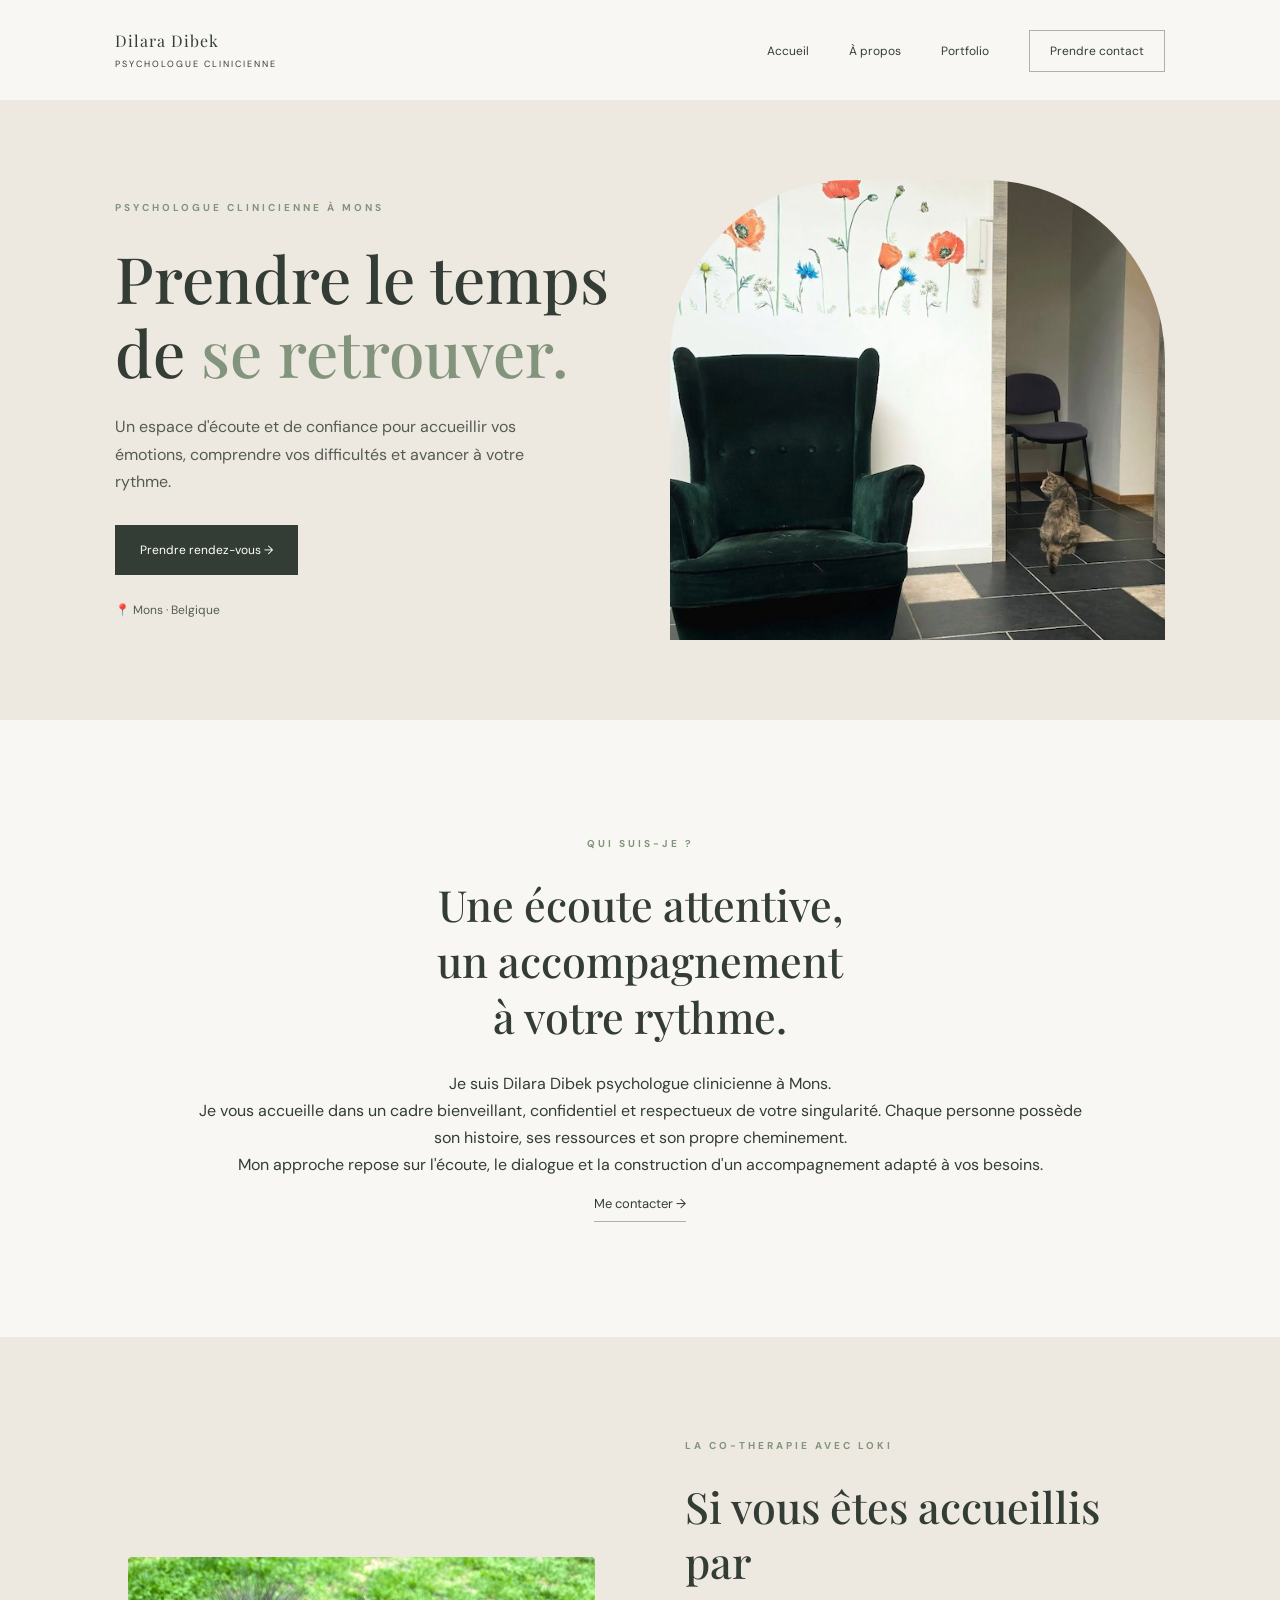
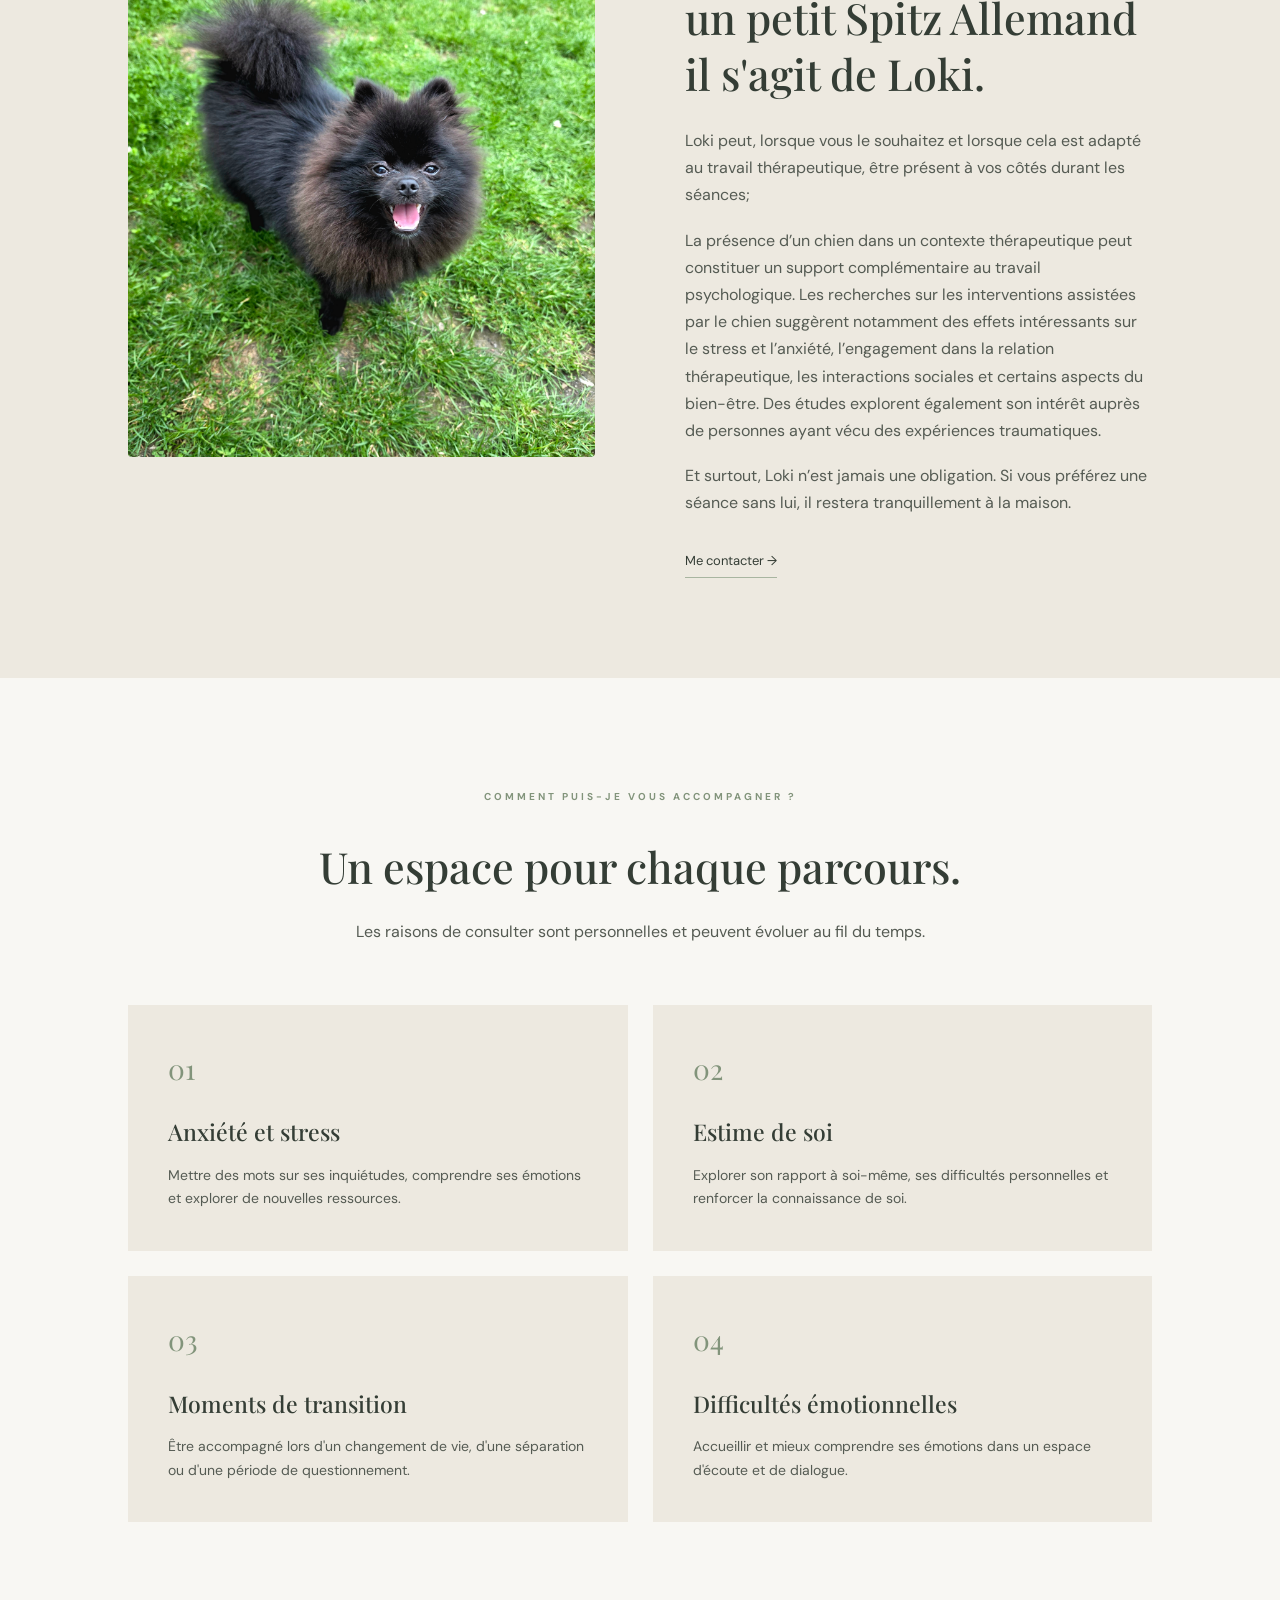
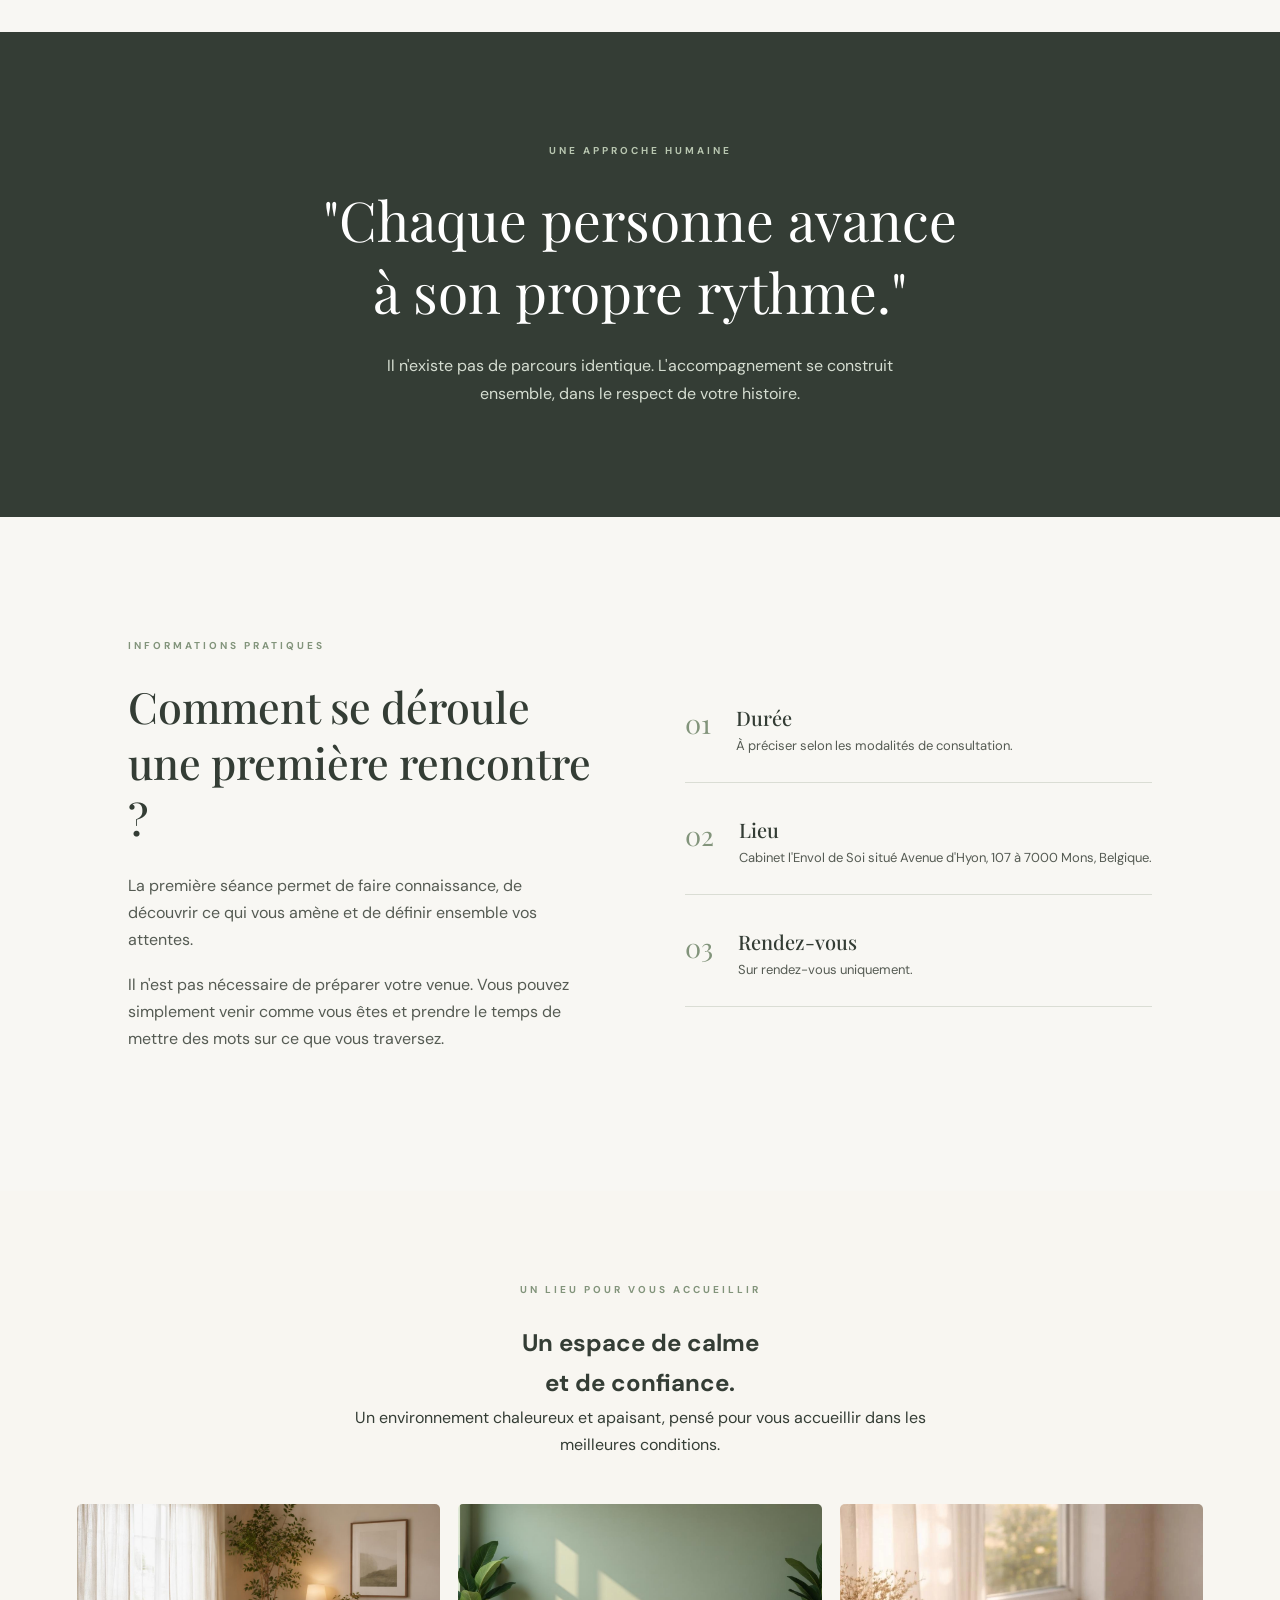
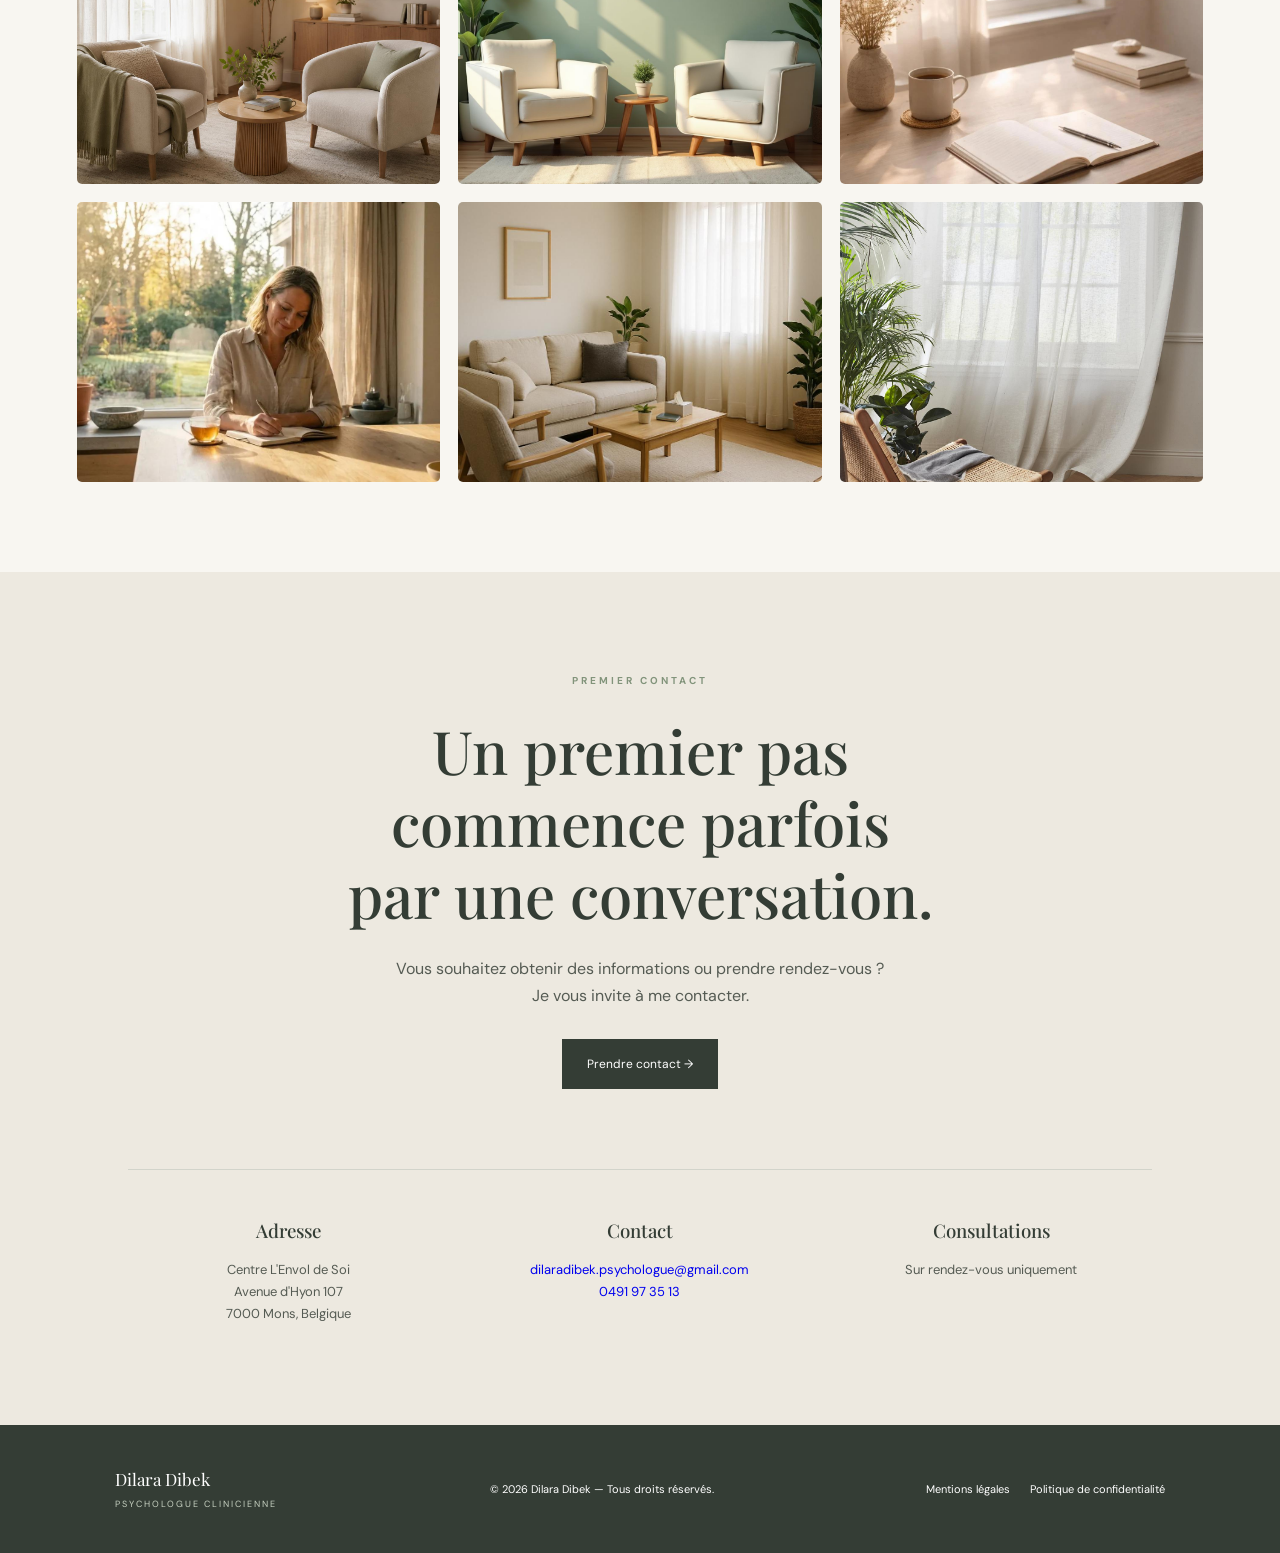
<file: index.html>
<!DOCTYPE html>
<html lang="fr">
<head>
    <meta charset="UTF-8">
    <meta name="viewport" content="width=device-width, initial-scale=1.0">

    <title> Dilara Dibek| Psychologue clinicienne à Mons</title>
    <meta name="description" content="Psychologue clinicienne à Mons. Un espace d'écoute, de soutien et d'accompagnement psychologique dans un cadre bienveillant.">

    <link rel="stylesheet" href="style.css">

    <link href="https://fonts.googleapis.com/css2?family=DM+Sans:wght@400;500;600;700&family=Playfair+Display:wght@400;500;600&display=swap" rel="stylesheet">
</head>

<body>

<header class="header">
    <a href="#accueil" class="logo">
        Dilara Dibek 
        <span>PSYCHOLOGUE CLINICIENNE</span>
    </a>

    <nav>
  <ul>
    <li class="btn-deroulant">
      <a href="#accueil">Accueil</a>
      <ul class="sous-menu">
        <li><a href="#accompagnement">Accompagnement</a></li>
        <li><a href="#seances">Les séances</a></li>
        <li><a href="#galerie">Le cabinet </a></li>
      </ul>
    </li>
    <li><a href="a-propos.html">À propos</a></li>
    <li><a href="portfolio.html">Portfolio</a></li>
    <li><a href="#contact" class="nav-button">Prendre contact</a></li>
  </ul>
</nav>
</header>

<main>

<!-- ACCUEIL -->

<section class="hero" id="accueil">

    <div class="hero-text">
        <p class="eyebrow">PSYCHOLOGUE CLINICIENNE À MONS</p>

        <h1>Prendre le temps<br>
        de <span>se retrouver.</span></h1>

        <p class="hero-description">
            Un espace d'écoute et de confiance pour accueillir
            vos émotions, comprendre vos difficultés et avancer
            à votre rythme.
        </p>

        <a href="#contact" class="button">
            Prendre rendez-vous →
        </a>

        <p class="location">📍 Mons · Belgique</p>
    </div>

    <div class="hero-image">
        <img
        src="Cabinet1.JPG"
        alt="Intérieur chaleureux et apaisant">
    </div>

</section>

<!-- INTRODUCTION -->

<section class="welcome">

    <p class="eyebrow">QUI SUIS-JE ? </p>

    <h2> Une écoute attentive, <br>
        un accompagnement <br>
       à votre rythme.</h2>

    

        <p>
            Je suis Dilara Dibek  psychologue clinicienne
            à Mons.
        </p>

        <p>
            Je vous accueille dans un cadre bienveillant,
            confidentiel et respectueux de votre singularité.
            Chaque personne possède son histoire, ses
            ressources et son propre cheminement.
        </p>

        <p>
            Mon approche repose sur l'écoute, le dialogue
            et la construction d'un accompagnement adapté
            à vos besoins.
        </p>

        <p>

        <a href="#contact" class="text-link">
            Me contacter →
        </a>
        </p>

</section>

<!-- A PROPOS -->

<section class="about" id="apropos">

    <div class="about-image">
        <img
        src="Loki.jpg"
        alt="Spitz allemand noir">
    </div>

    <div class="about-text">

        <p class="eyebrow"> LA CO-THERAPIE AVEC LOKI </p>

        <h2>Si vous êtes accueillis par<br>
        un petit Spitz Allemand <br> 
        il s'agit de Loki.</h2>

        <p>
            Loki peut, lorsque vous le souhaitez et lorsque cela est adapté au travail thérapeutique, être présent à vos côtés durant les séances;
        </p>

        <p>
            La présence d’un chien dans un contexte thérapeutique peut constituer un support complémentaire au travail psychologique. Les recherches sur les interventions assistées par le chien suggèrent notamment des effets intéressants sur le stress et l’anxiété, l’engagement dans la relation thérapeutique, les interactions sociales et certains aspects du bien-être. Des études explorent également son intérêt auprès de personnes ayant vécu des expériences traumatiques.
        </p>

        <p> Et surtout, Loki n’est jamais une obligation. Si vous préférez une séance sans lui, il restera tranquillement à la maison. </p>

        <a href="#contact" class="text-link">
            Me contacter →
        </a>

    </div>

</section>




<!-- ACCOMPAGNEMENT -->

<section class="services" id="accompagnement">

    <div class="section-heading">

        <p class="eyebrow">COMMENT PUIS-JE VOUS ACCOMPAGNER ?</p>

        <h2>Un espace pour chaque parcours.</h2>

        <p>
            Les raisons de consulter sont personnelles
            et peuvent évoluer au fil du temps.
        </p>

    </div>

    <div class="services-grid">

        <article class="service-card">
            <div class="service-number">01</div>
            <h3>Anxiété et stress</h3>
            <p>
                Mettre des mots sur ses inquiétudes,
                comprendre ses émotions et explorer
                de nouvelles ressources.
            </p>
        </article>

        <article class="service-card">
            <div class="service-number">02</div>
            <h3>Estime de soi</h3>
            <p>
                Explorer son rapport à soi-même,
                ses difficultés personnelles et
                renforcer la connaissance de soi.
            </p>
        </article>

        <article class="service-card">
            <div class="service-number">03</div>
            <h3>Moments de transition</h3>
            <p>
                Être accompagné lors d'un changement
                de vie, d'une séparation ou d'une
                période de questionnement.
            </p>
        </article>

        <article class="service-card">
            <div class="service-number">04</div>
            <h3>Difficultés émotionnelles</h3>
            <p>
                Accueillir et mieux comprendre
                ses émotions dans un espace
                d'écoute et de dialogue.
            </p>
        </article>

    </div>

</section>

<!-- PHILOSOPHIE -->

<section class="quote">

    <p class="eyebrow">UNE APPROCHE HUMAINE</p>

    <h2>
        "Chaque personne avance<br>
        à son propre rythme."
    </h2>

    <p>
        Il n'existe pas de parcours identique.
        L'accompagnement se construit ensemble,
        dans le respect de votre histoire.
    </p>

</section>

<!-- SEANCES -->

<section class="sessions" id="seances">

    <div class="sessions-text">

        <p class="eyebrow">INFORMATIONS PRATIQUES</p>

        <h2>Comment se déroule<br>
        une première rencontre ?</h2>

        <p>
            La première séance permet de faire connaissance,
            de découvrir ce qui vous amène et de définir
            ensemble vos attentes.
        </p>

        <p>
            Il n'est pas nécessaire de préparer votre venue.
            Vous pouvez simplement venir comme vous êtes
            et prendre le temps de mettre des mots sur
            ce que vous traversez.
        </p>

    </div>

    <div class="session-details">

        <div class="detail">
            <span>01</span>
            <div>
                <h3>Durée</h3>
                <p>À préciser selon les modalités de consultation.</p>
            </div>
        </div>

        <div class="detail">
            <span>02</span>
            <div>
                <h3>Lieu</h3>
                <p>Cabinet l'Envol de Soi situé Avenue d'Hyon, 107
                 à 7000 Mons, Belgique.</p>
            </div>
        </div>

        <div class="detail">
            <span>03</span>
            <div>
                <h3>Rendez-vous</h3>
                <p>Sur rendez-vous uniquement.</p>
            </div>
        </div>

    </div>

</section>




<!-- GALERIE PHOTOS -->

<section class="gallery" id="galerie">

    <div class="gallery-heading">
        <p class="eyebrow">UN LIEU POUR VOUS ACCUEILLIR</p>

        <h2>Un espace de calme<br>et de confiance.</h2>

        <p>
            Un environnement chaleureux et apaisant,
            pensé pour vous accueillir dans les meilleures conditions.
        </p>
    </div>

    <div class="gallery-grid">

        <div class="gallery-item">
            <img src="galerie-cabinet.jpeg"
                 alt="Cabinet de consultation chaleureux">
        </div>

        <div class="gallery-item">
            <img src="galerie-fauteuil.jpeg"
                 alt="Fauteuils dans un espace de détente">
        </div>

        <div class="gallery-item">
            <img src="galerie-carnet.jpeg"
                 alt="Carnet et tasse sur un bureau">
        </div>

        <div class="gallery-item">
            <img src="galerie-introspection.jpeg"
                 alt="Moment de réflexion personnelle">
        </div>

        <div class="gallery-item">
            <img src="galerie-accueil.jpeg"
                 alt="Espace d'accueil lumineux">
        </div>

        <div class="gallery-item">
            <img src="galerie-serenite.jpeg"
                 alt="Espace apaisant avec lumière naturelle">
        </div>

    </div>

</section>

<!-- FIN GALERIE PHOTOS -->



<!-- CONTACT -->

<section class="contact" id="contact">

    <p class="eyebrow">PREMIER CONTACT</p>

    <h2>Un premier pas<br>
    commence parfois<br>
    par une conversation.</h2>

    <p>
        Vous souhaitez obtenir des informations
        ou prendre rendez-vous ?
        Je vous invite à me contacter.
    </p>

    <a href="contact.html" class="button">
    Prendre contact →
    </a>

    <div class="contact-infos">

        <div>
    <h3>Adresse</h3>
    <p>Centre L'Envol de Soi</p>
    <p>Avenue d'Hyon 107</p>
    <p>7000 Mons, Belgique</p>
</div>

<div>
    <h3>Contact</h3>
    <p>
        <a href="mailto:dilaradibek.psychologue@gmail.com">
            dilaradibek.psychologue@gmail.com
        </a>
    </p>
    <p>
        <a href="tel:+32491973513">0491 97 35 13</a>
    </p>
</div>

<div>
    <h3>Consultations</h3>
    <p>Sur rendez-vous uniquement</p>
</div>

    </div>

</section>

</main>

<footer>

    <div class="footer-logo">
        Dilara Dibek
        <span>PSYCHOLOGUE CLINICIENNE</span>
    </div>

    <p>
        © 2026 Dilara Dibek — Tous droits réservés.
    </p>

    <div class="footer-links">
        <a href="#">Mentions légales</a>
        <a href="#">Politique de confidentialité</a>
    </div>

</footer>
<script src="contact.js" defer></script>
</body>
</html>
</file>
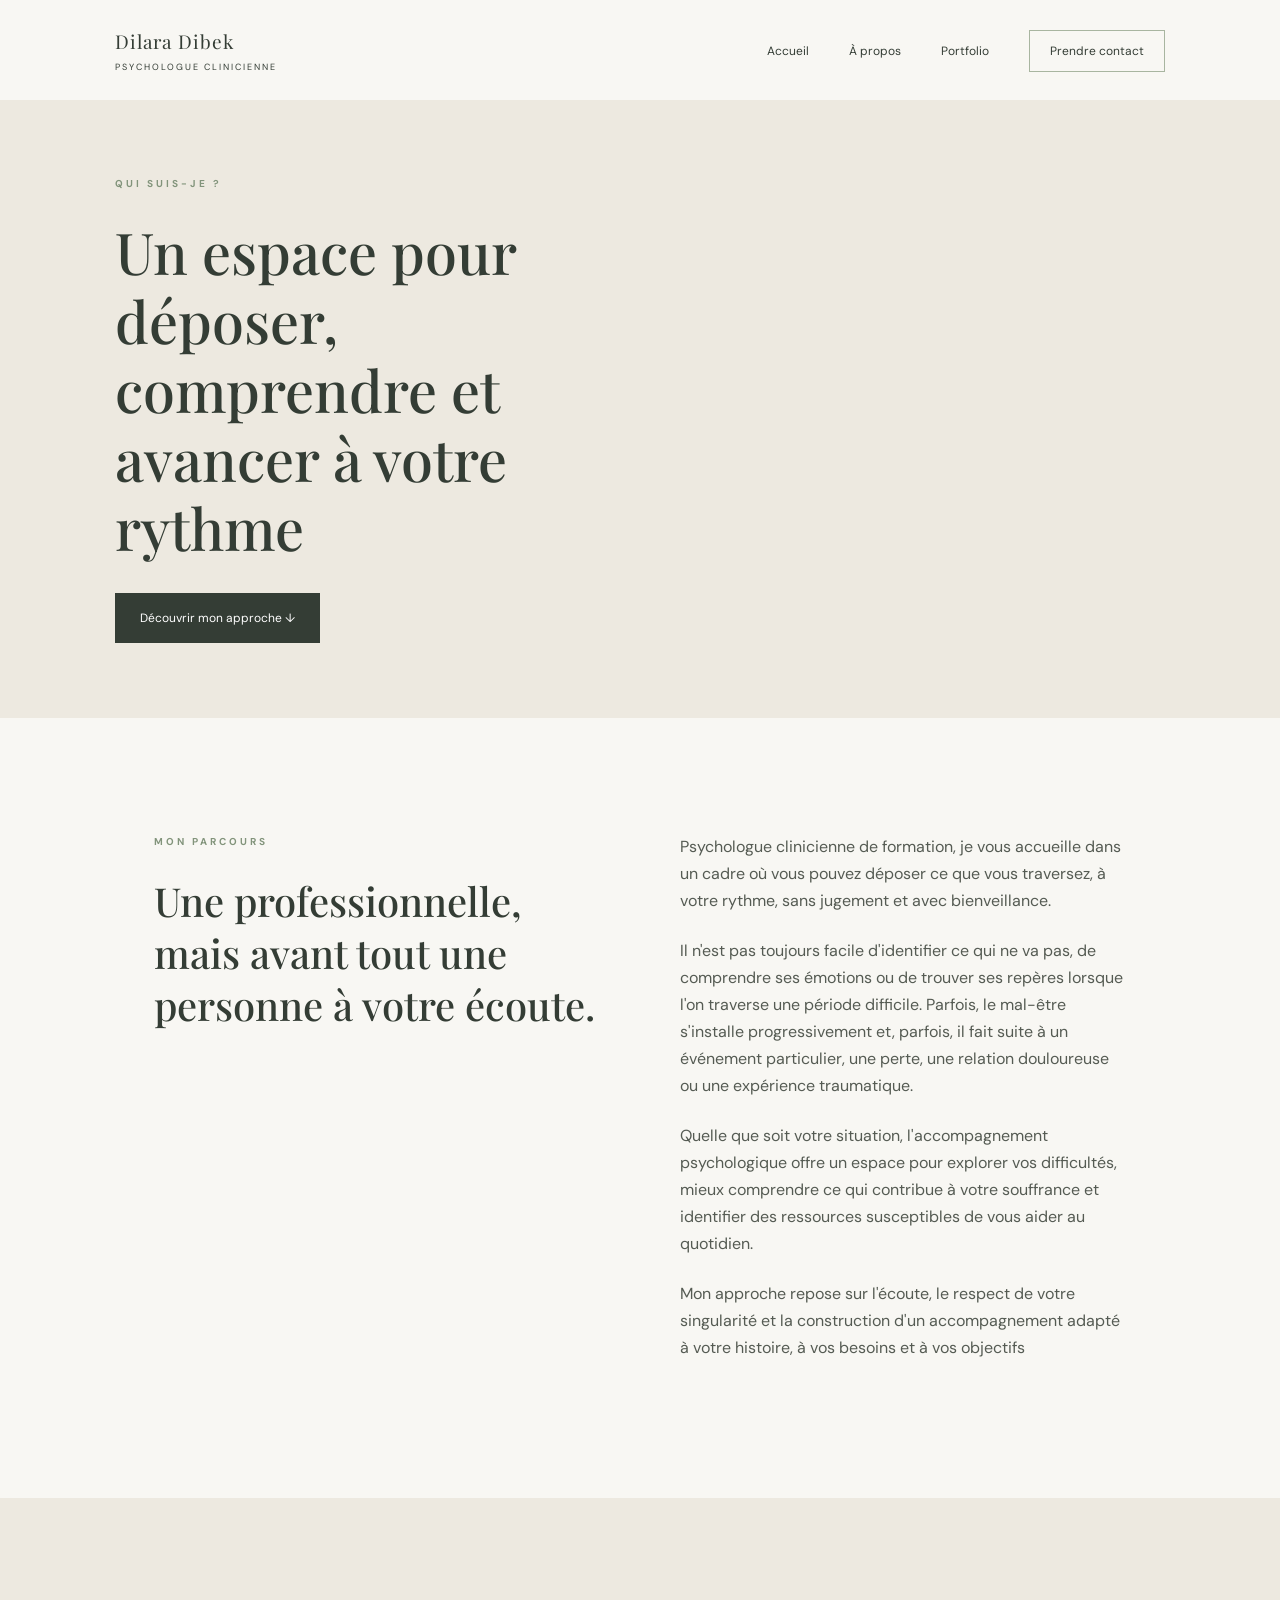
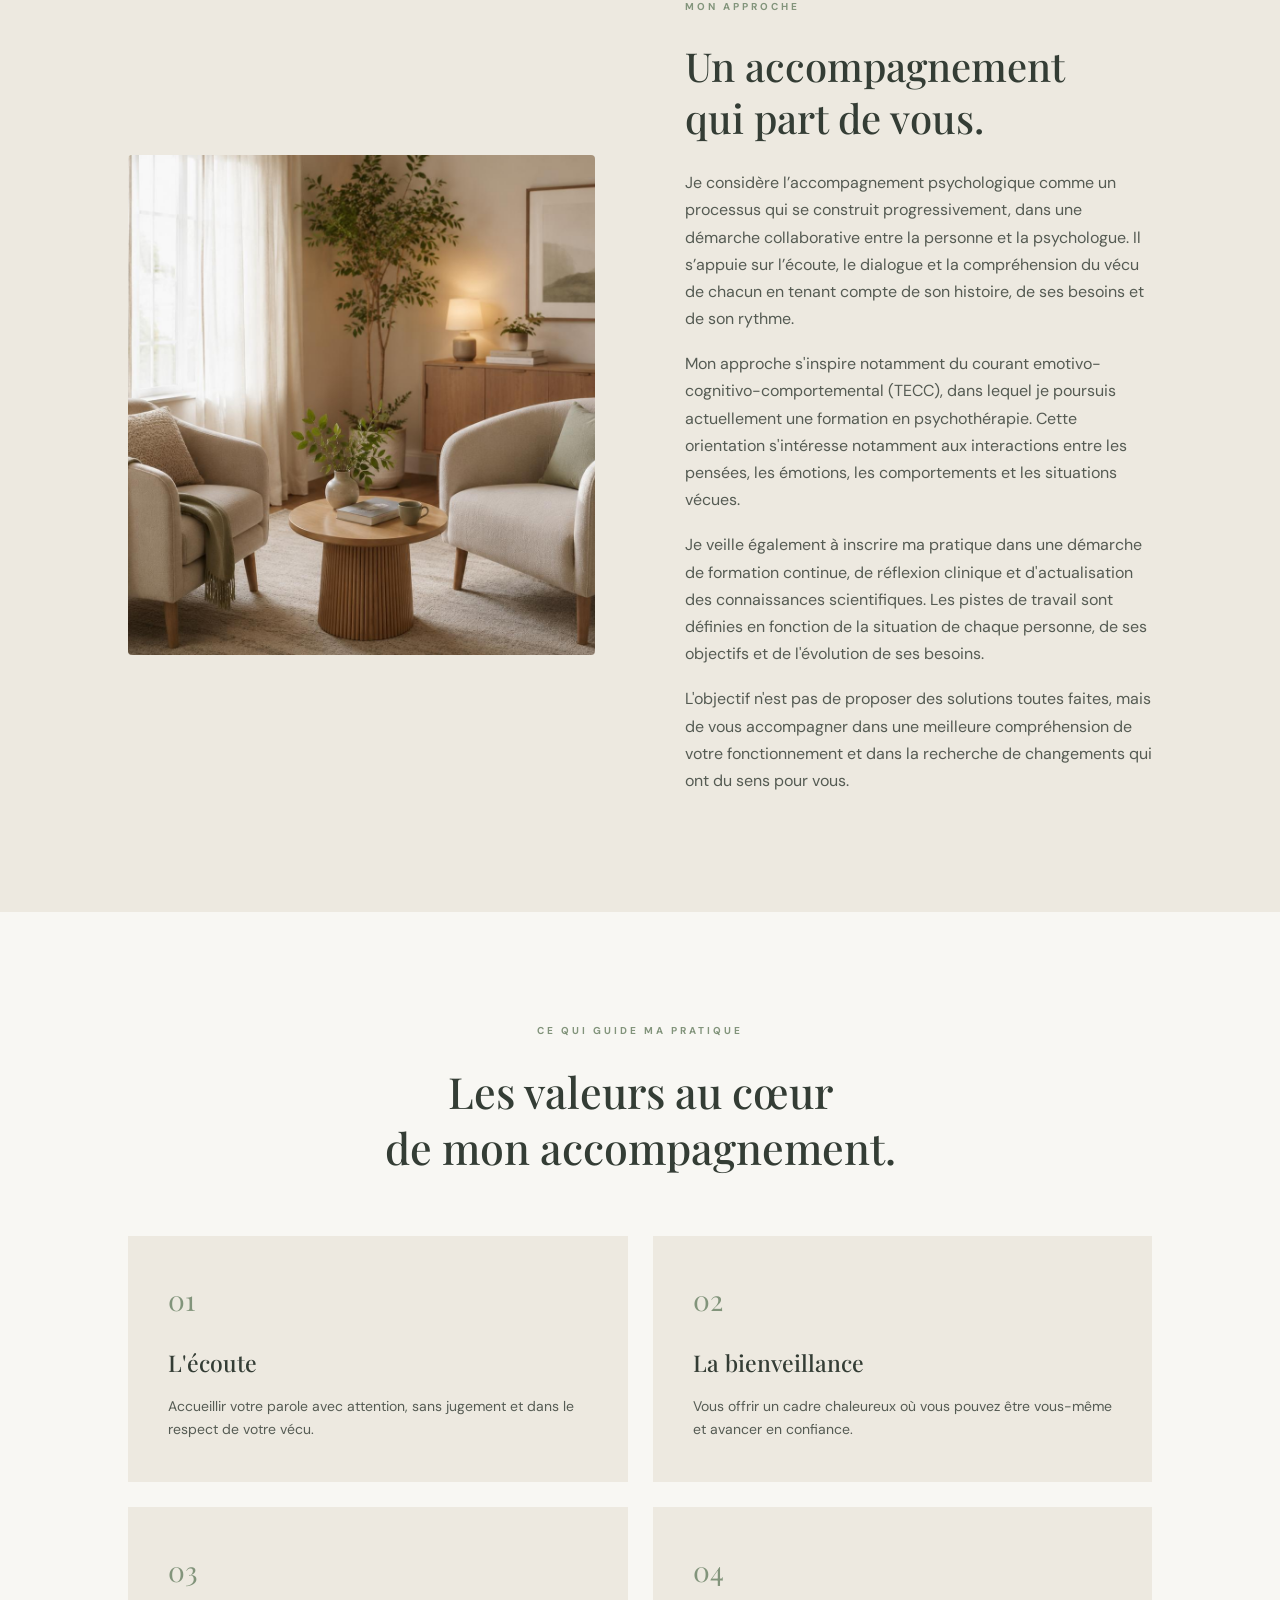
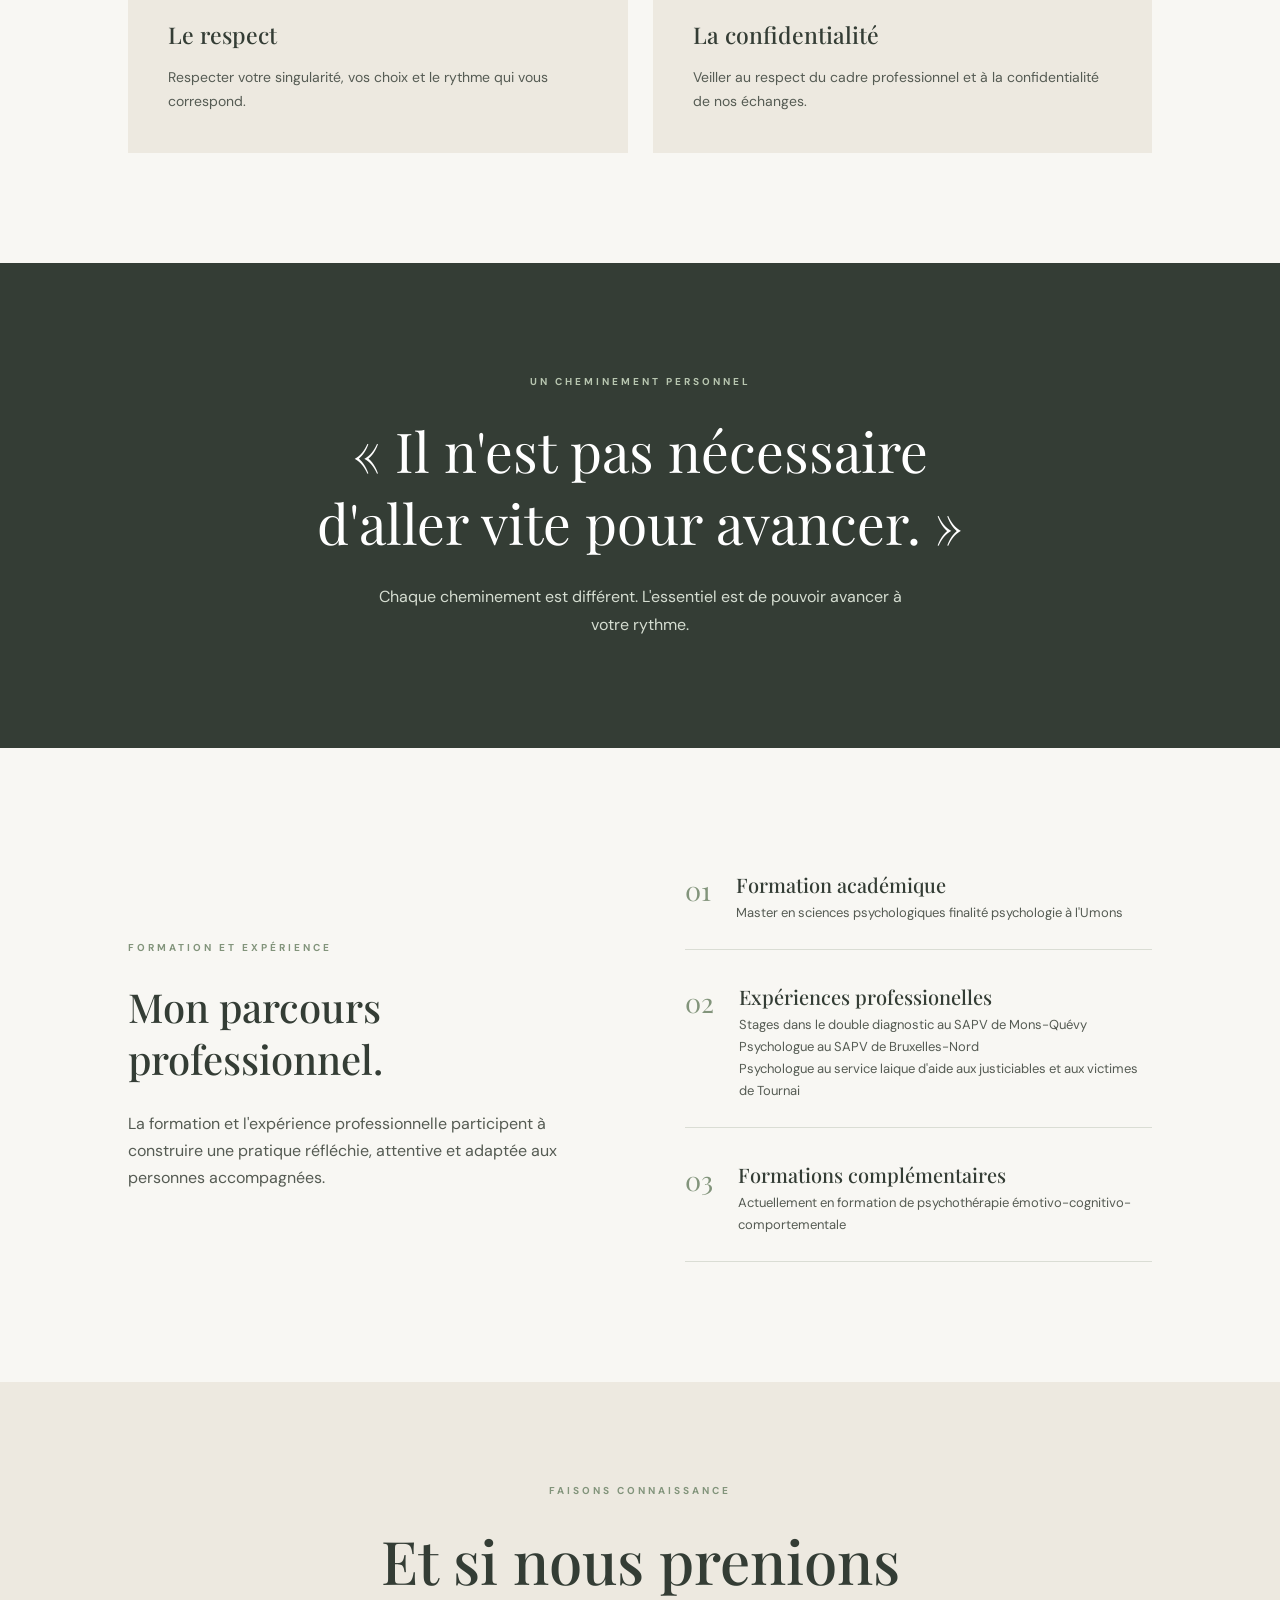
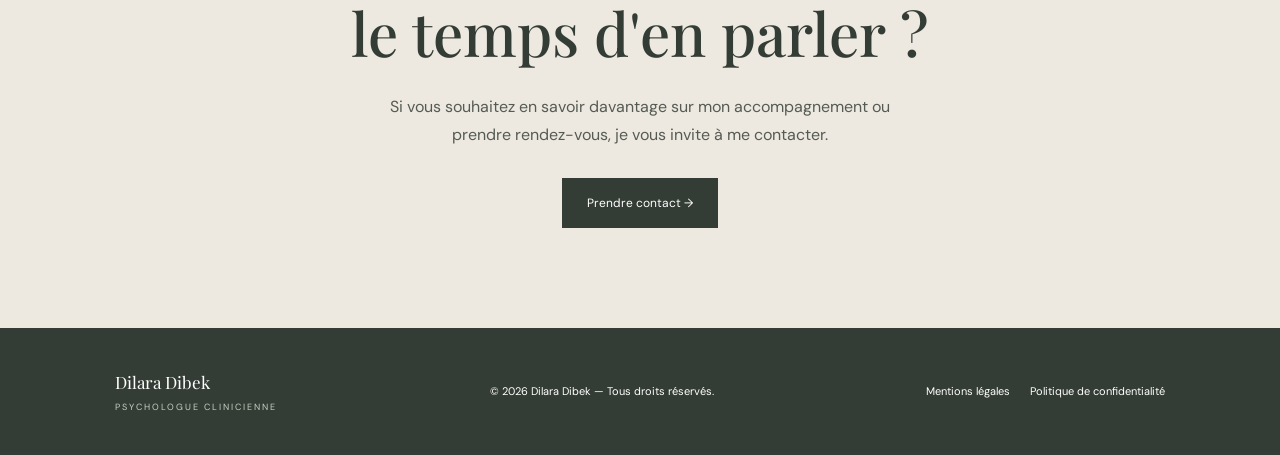
<file: a-propos.html>
<!DOCTYPE html>
<html lang="fr">
<head>
    <meta charset="UTF-8">
    <meta name="viewport" content="width=device-width, initial-scale=1.0">

    <title>À propos | Dilara Dibek – Psychologue clinicienne à Mons</title>
    <meta name="description" content="Découvrez Dilara Dibek, psychologue clinicienne à Mons, son parcours, son approche et sa vision de l'accompagnement psychologique.">

    <link rel="stylesheet" href="a-propos.css">

    <link href="https://fonts.googleapis.com/css2?family=DM+Sans:wght@400;500;600;700&family=Playfair+Display:wght@400;500;600&display=swap" rel="stylesheet">
</head>

<body>

<header class="header">
    <a href="index.html" class="logo">
        Dilara Dibek
        <span>PSYCHOLOGUE CLINICIENNE</span>
    </a>

<nav>
    <ul>
        <li class="btn-deroulant">
            <a href="index.html">Accueil</a>

            <ul class="sous-menu">
                <li><a href="index.html#accompagnement">Accompagnement</a></li>
                <li><a href="index.html#seances">Les séances</a></li>
                <li><a href="index.html#galerie">Le cabinet</a></li>
            </ul>
        </li>

        <li><a href="a-propos.html">À propos</a></li>

        <li><a href="portfolio.html">Portfolio</a></li>

        <li><a href="contact.html" class="nav-button">Prendre contact</a></li>
    </ul>
</nav>

</header>

<main>

    <!-- INTRODUCTION -->

    <section class="about-hero">

        <div class="about-hero-text">
            <p class="eyebrow">QUI SUIS-JE ?</p>

            <h1>Un espace pour déposer, comprendre et avancer à votre rythme <br>
                
            </h1>

            <p>
               
            </p>

            <a href="#mon-approche" class="button">
                Découvrir mon approche ↓
            </a>
      

    </section>


    <!-- PRESENTATION -->

    <section class="presentation">

        <div class="presentation-heading">
            <p class="eyebrow">MON PARCOURS</p>

            <h2>Une professionnelle,<br>
                mais avant tout une personne à votre écoute.</h2>
        </div>

        <div class="presentation-content">

            <p> Psychologue clinicienne de formation, je vous accueille dans un cadre où vous pouvez déposer ce que vous traversez, à votre rythme, sans jugement et avec bienveillance.

            </p>

            <p>Il n'est pas toujours facile d'identifier ce qui ne va pas, de comprendre ses émotions ou de trouver ses repères lorsque l'on traverse une période difficile. Parfois, le mal-être s'installe progressivement et, parfois, il fait suite à un événement particulier, une perte, une relation douloureuse ou une expérience traumatique.          

            </p>

            <p>
               Quelle que soit votre situation, l'accompagnement psychologique offre un espace pour explorer vos difficultés, mieux comprendre ce qui contribue à votre souffrance et identifier des ressources susceptibles de vous aider au quotidien. 
            </p>

            <p> Mon approche repose sur l'écoute, le respect de votre singularité et la construction d'un accompagnement adapté à votre histoire, à vos besoins et à vos objectifs </p>

        </div>

    </section>


    <!-- APPROCHE -->

    <section class="approach" id="mon-approche">

        <div class="approach-image">
            <img src="galerie-cabinet.jpeg"
                 alt="Un espace de consultation chaleureux">
        </div>

        <div class="approach-text">

            <p class="eyebrow">MON APPROCHE</p>

            <h2>Un accompagnement<br>
                qui part de vous.</h2>

            <p>
                Je considère l’accompagnement psychologique comme un processus qui se construit progressivement, dans une démarche collaborative entre la personne et la psychologue. Il s’appuie sur l’écoute, le dialogue et la compréhension du vécu de chacun en tenant compte de son histoire, de ses besoins et de son rythme.
            </p>

            <p>
                Mon approche s'inspire notamment du courant emotivo-cognitivo-comportemental (TECC), dans lequel je poursuis actuellement une formation en psychothérapie. Cette orientation s'intéresse notamment aux interactions entre les pensées, les émotions, les comportements et les situations vécues.
            </p>

            <p>
                Je veille également à inscrire ma pratique dans une démarche de formation continue, de réflexion clinique et d'actualisation des connaissances scientifiques. Les pistes de travail sont définies en fonction de la situation de chaque personne, de ses objectifs et de l'évolution de ses besoins.
            </p>

            <p> L'objectif n'est pas de proposer des solutions toutes faites, mais de vous accompagner dans une meilleure compréhension de votre fonctionnement et dans la recherche de changements qui ont du sens pour vous.</p>

        </div>

    </section>


    <!-- VALEURS -->

    <section class="values">

        <div class="section-heading">
            <p class="eyebrow">CE QUI GUIDE MA PRATIQUE</p>

            <h2>Les valeurs au cœur<br>
                de mon accompagnement.</h2>
        </div>

        <div class="values-grid">

            <article class="value-card">
                <span>01</span>
                <h3>L'écoute</h3>
                <p>
                    Accueillir votre parole avec attention,
                    sans jugement et dans le respect
                    de votre vécu.
                </p>
            </article>

            <article class="value-card">
                <span>02</span>
                <h3>La bienveillance</h3>
                <p>
                    Vous offrir un cadre chaleureux
                    où vous pouvez être vous-même
                    et avancer en confiance.
                </p>
            </article>

            <article class="value-card">
                <span>03</span>
                <h3>Le respect</h3>
                <p>
                    Respecter votre singularité,
                    vos choix et le rythme qui
                    vous correspond.
                </p>
            </article>

            <article class="value-card">
                <span>04</span>
                <h3>La confidentialité</h3>
                <p>
                    Veiller au respect du cadre
                    professionnel et à la confidentialité
                    de nos échanges.
                </p>
            </article>

        </div>

    </section>


    <!-- CITATION -->

    <section class="quote">

        <p class="eyebrow">UN CHEMINEMENT PERSONNEL</p>

        <h2>
            « Il n'est pas nécessaire<br>
            d'aller vite pour avancer. »
        </h2>

        <p>
            Chaque cheminement est différent.
            L'essentiel est de pouvoir avancer à votre rythme.
        </p>

    </section>


    <!-- FORMATION A COMPLETER -->

    <section class="formation">

        <div class="formation-text">
            <p class="eyebrow">FORMATION ET EXPÉRIENCE</p>

            <h2>Mon parcours professionnel.</h2>

            <p>
                La formation et l'expérience professionnelle
                participent à construire une pratique réfléchie,
                attentive et adaptée aux personnes accompagnées.
            </p>
        </div>

        <div class="formation-details">

            <div class="formation-item">
                <span>01</span>
                <div>
                    <h3>Formation académique</h3>
                    <p>Master en sciences psychologiques finalité psychologie à l'Umons</p>
                </div>
            </div>

            <div class="formation-item">
                <span>02</span>
                <div>
                    <h3> Expériences professionelles</h3>
                    <p>  Stages dans le double diagnostic au SAPV de Mons-Quévy </p>
                    <p> Psychologue au SAPV de Bruxelles-Nord </p>
                    <p> Psychologue au service laique d'aide aux justiciables et aux victimes de Tournai 
                </div>
            </div>

            <div class="formation-item">
                <span>03</span>
                <div>
                    <h3>Formations complémentaires</h3>
                    <p> Actuellement en formation de psychothérapie émotivo-cognitivo-comportementale</p>
                </div>
            </div>

        </div>

    </section>


    <!-- CONTACT -->

    <section class="contact">

        <p class="eyebrow">FAISONS CONNAISSANCE</p>

        <h2>Et si nous prenions<br>
            le temps d'en parler ?</h2>

        <p>
            Si vous souhaitez en savoir davantage sur mon accompagnement
            ou prendre rendez-vous, je vous invite à me contacter.
        </p>

        <a href="index.html#contact" class="button">
            Prendre contact →
        </a>

    </section>

</main>


<footer>

    <div class="footer-logo">
        Dilara Dibek
        <span>PSYCHOLOGUE CLINICIENNE</span>
    </div>

    <p>© 2026 Dilara Dibek — Tous droits réservés.</p>

    <div class="footer-links">
        <a href="#">Mentions légales</a>
        <a href="#">Politique de confidentialité</a>
    </div>

</footer>

</body>
</html>
</file>
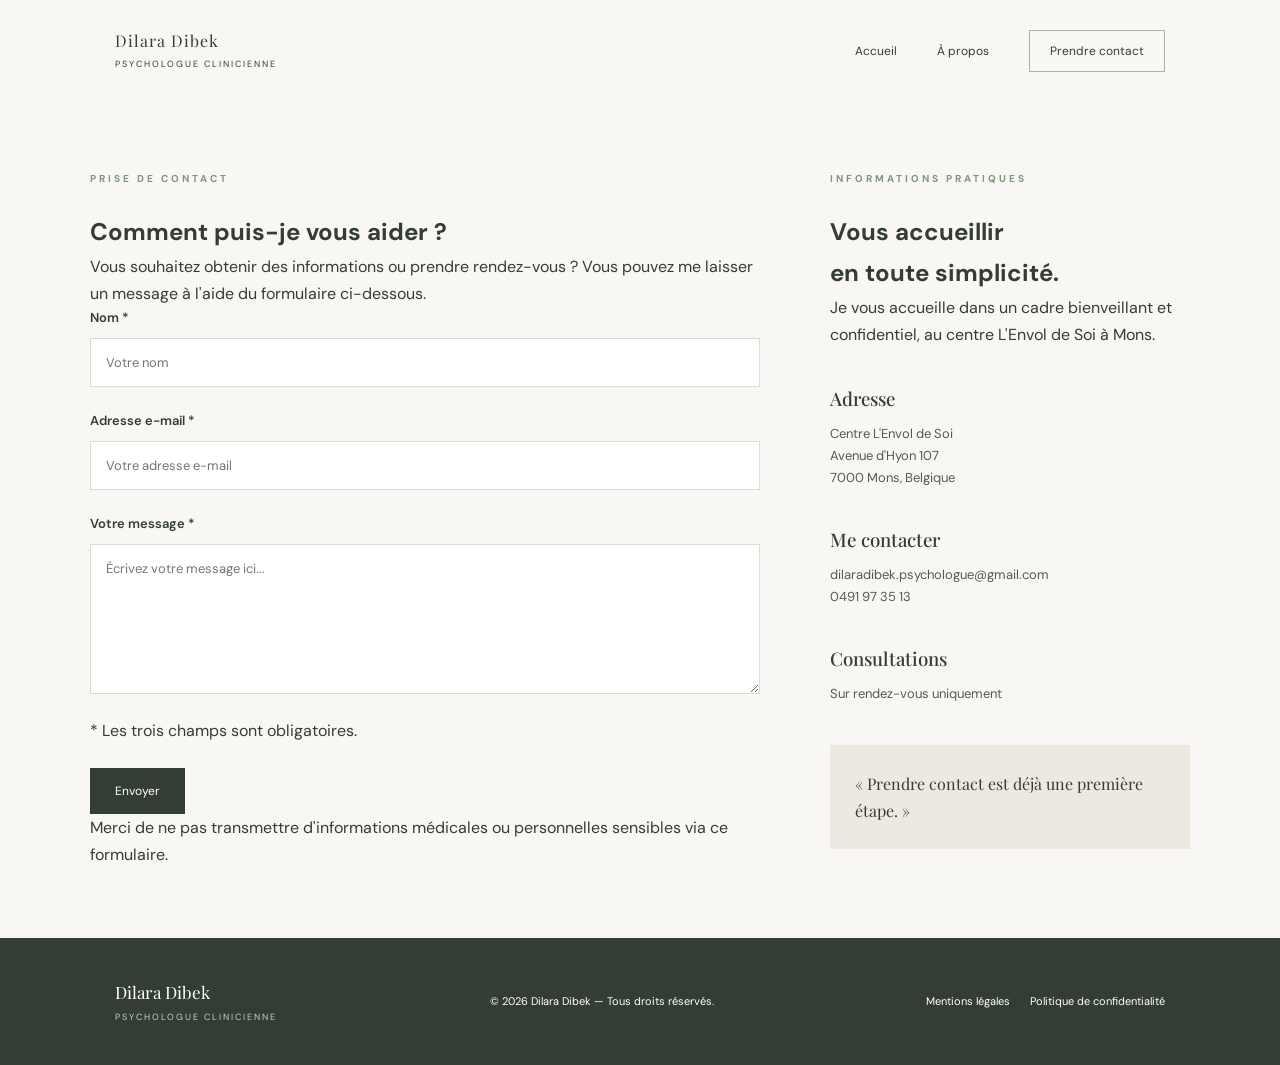
<file: contact.html>
<!DOCTYPE html>
<html lang="fr">

<head>
    <meta charset="UTF-8">
    <meta name="viewport" content="width=device-width, initial-scale=1.0">

    <title>Contact | Dilara Dibek - Psychologue clinicienne à Mons</title>

    <link rel="stylesheet" href="style.css">

    <link href="https://fonts.googleapis.com/css2?family=DM+Sans:wght@400;500;600;700&family=Playfair+Display:wght@400;500;600&display=swap" rel="stylesheet">
</head>

<body>

<header class="header">

    <a href="index.html#accueil" class="logo">
        Dilara Dibek
        <span>PSYCHOLOGUE CLINICIENNE</span>
    </a>

    <nav>
        <ul>
            <li class="btn-deroulant">
                <a href="index.html#accueil">Accueil</a>
                <ul class="sous-menu">
                    <li><a href="index.html#accompagnement">Accompagnement</a></li>
                    <li><a href="index.html#seances">Les séances</a></li>
                    <li><a href="index.html#galerie">Le cabinet </a></li>
                </ul>
            </li>

            <li><a href="apropos.html">À propos</a></li>

            <li>
                <a href="contact.html" class="nav-button">Prendre contact</a>
            </li>
        </ul>
    </nav>

</header>

<main>

    
<section class="contact-content">

    <div class="contact-form-area">

        <p class="eyebrow"> PRISE DE CONTACT </p>

        <h2>Comment puis-je vous aider ?</h2>

        <p class="form-intro">
            Vous souhaitez obtenir des informations ou prendre rendez-vous ?
            Vous pouvez me laisser un message à l'aide du formulaire ci-dessous.
        </p>

        <form id="formulaire-contact" class="contact-form">

            <div class="form-group">
                <label for="nom">Nom *</label>
                <input type="text" id="nom" name="nom"
                       placeholder="Votre nom" required>
            </div>

            <div class="form-group">
                <label for="email">Adresse e-mail *</label>
                <input type="email" id="email" name="email"
                       placeholder="Votre adresse e-mail" required>
            </div>

            <div class="form-group">
                <label for="message">Votre message *</label>
                <textarea id="message" name="message" rows="6"
                          placeholder="Écrivez votre message ici..."
                          required></textarea>
            </div>

            <p class="required-note">
                * Les trois champs sont obligatoires.
            </p>

            <button type="submit" class="button">
                Envoyer 
            </button>

        </form>

        <p class="privacy-note">
            Merci de ne pas transmettre d'informations médicales ou personnelles sensibles via ce formulaire.
        </p>

    </div>

    <aside class="contact-sidebar">

        <div class="sidebar-intro">
            <p class="eyebrow">INFORMATIONS PRATIQUES</p>

            <h2>Vous accueillir<br>en toute simplicité.</h2>

            <p>
                Je vous accueille dans un cadre bienveillant et confidentiel,
                au centre L'Envol de Soi à Mons.
            </p>
        </div>

        <div class="sidebar-detail">
           

            <div>
                <h3>Adresse</h3>
                <p>Centre L'Envol de Soi</p>
                <p>Avenue d'Hyon 107</p>
                <p>7000 Mons, Belgique</p>
            </div>
        </div>

        <div class="sidebar-detail">
            
            <div>
                <h3>Me contacter</h3>
                <p>
                    <a href="mailto:dilaradibek.psychologue@gmail.com">
                        dilaradibek.psychologue@gmail.com
                    </a>
                </p>
                <p>
                    <a href="tel:+32491973513">0491 97 35 13</a>
                </p>
            </div>
        </div>

        <div class="sidebar-detail">
            
            <div>
                <h3>Consultations</h3>
                <p>Sur rendez-vous uniquement</p>
            </div>
        </div>

        <div class="sidebar-message">
            <p>« Prendre contact est déjà une première étape. »</p>
        </div>

    </aside>

</section>


</main>

<footer>

    <div class="footer-logo">
        Dilara Dibek
        <span>PSYCHOLOGUE CLINICIENNE</span>
    </div>

    <p>© 2026 Dilara Dibek — Tous droits réservés.</p>

    <div class="footer-links">
        <a href="#">Mentions légales</a>
        <a href="#">Politique de confidentialité</a>
    </div>

</footer>

<script src="contact.js" defer></script>

</body>
</html>
</file>
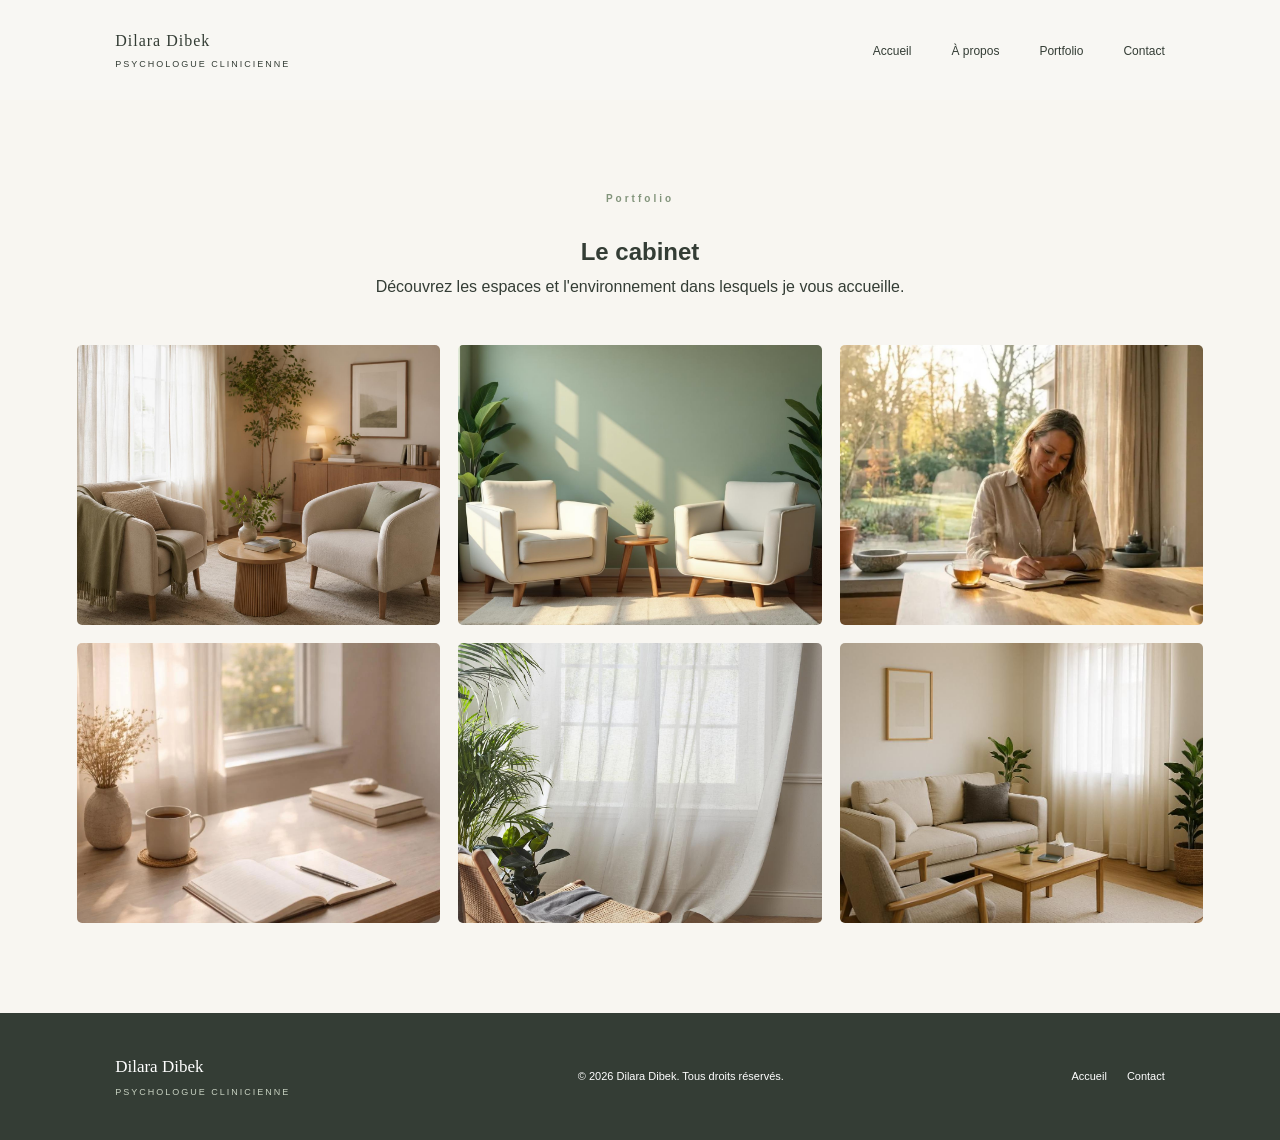
<file: portfolio.html>
<!DOCTYPE html>
<html lang="fr">

<head>
    <meta charset="UTF-8">
    <meta name="viewport" content="width=device-width, initial-scale=1.0">
    <title>Portfolio | Dilara Dibek</title>

    <link rel="stylesheet" href="style.css">
</head>

<body>

    <!-- HEADER -->
    <header class="header">

        <a href="index.html" class="logo">
            Dilara Dibek
            <span>PSYCHOLOGUE CLINICIENNE</span>
        </a>

        <nav>
            <ul>
                <li><a href="index.html">Accueil</a></li>
                <li><a href="a-propos.html">À propos</a></li>
                <li><a href="portfolio.html">Portfolio</a></li>
                <li><a href="contact.html">Contact</a></li>
            </ul>
        </nav>

    </header>


    <!-- CONTENU PRINCIPAL -->
    <main>

        <section class="gallery">

            <div class="gallery-heading">
                <p class="eyebrow"> Portfolio </p>

                <h1> Le cabinet</h1>

                <p>
                    Découvrez les espaces et l'environnement
                    dans lesquels je vous accueille.
                </p>
            </div>

            <div class="gallery-grid">

                <div class="gallery-item">
                    <img src="galerie-cabinet.jpeg" alt="Espace d'accueil">
                </div>

                <div class="gallery-item">
                    <img src="galerie-fauteuil.jpeg" alt="Espace de consultation">
                </div>

                <div class="gallery-item">
                    <img src="galerie-introspection.jpeg" alt="Espace de travail">
                </div>

                <div class="gallery-item">
                    <img src="galerie-carnet.jpeg" alt="Cadre de consultation">
                </div>

                <div class="gallery-item">
                    <img src="galerie-serenite.jpeg" alt="Espace chaleureux">
                </div>

                <div class="gallery-item">
                    <img src="galerie-accueil.jpeg" alt="Ambiance apaisante">
                </div>

            </div>

        </section>

    </main>


    <!-- FOOTER -->
    <footer>

        <div class="footer-logo">
            Dilara Dibek
            <span>PSYCHOLOGUE CLINICIENNE</span>
        </div>

        <p>© 2026 Dilara Dibek. Tous droits réservés.</p>

        <div class="footer-links">
            <a href="index.html">Accueil</a>
            <a href="contact.html">Contact</a>
        </div>

    </footer>

</body>
</html>
</file>
<file: style.css>
/* =========================
   VARIABLES ET RESET
========================= */

:root {
    --beige: #EDE9E0;
    --cream: #F8F7F3;
    --sage: #A8B5A0;
    --dark-green: #343D35;
    --text: #555B53;
    --white: #FFFFFF;
}

* {
    margin: 0;
    padding: 0;
    box-sizing: border-box;
}

html {
    scroll-behavior: smooth;
}

body {
    font-family: 'DM Sans', sans-serif;
    background: var(--cream);
    color: var(--dark-green);
    line-height: 1.7;
}

img {
    display: block;
    width: 100%;
    object-fit: cover;
}

a {
    text-decoration: none;
}

/* =========================
   HEADER
========================= */

.header {
    height: 100px;
    padding: 0 9%;
    display: flex;
    justify-content: space-between;
    align-items: center;
    background: var(--cream);
}

.logo {
    font-family: 'Playfair Display', serif;
     color: var(--dark-green);
    letter-spacing: 1px;
}

.logo span,
.footer-logo span {
    display: block;
    font-family: 'DM Sans', sans-serif;
    font-size: 9px;
    letter-spacing: 2px;
    margin-top: 3px;
}

nav {
    display: flex;
    align-items: center;
    gap: 30px;
}

nav ul { display: flex;
gap: 40px ; 
list-style: none ;
} 
nav a {
    font-size: 12px;
    color: var(--dark-green);
    transition: .3s;
}

nav a:hover {
    color: #82947B;
}

.nav-button {
    border: 1px solid var(--sage);
    padding: 12px 20px;
}

.nav-button:hover {
    background: var(--sage);
    color: white;
}

.btn-deroulant { position: relative;

}

.sous-menu { display:none; 
flex-direction: column;background-color: #F8F7F3;
min-width: 150px;
position: absolute;
top: 100%;
left: 0;
gap: 0;
z-index: 10;
padding: 5px;

}
.btn-deroulant:hover .sous-menu {  display: flex;

}


/* =========================
   HERO
========================= */

.hero {
    min-height: 620px;
    display: grid;
    grid-template-columns: 1fr 1fr;
    align-items: center;
    padding: 65px 9%;
    gap: 60px;
    background: var(--beige);
}

.hero-text {
    max-width: 570px;
}

.eyebrow {
    font-size: 10px;
    font-weight: 700;
    letter-spacing: 3px;
    color: #82947B;
    margin-bottom: 25px;
}

.hero h1 {
    font-family: 'Playfair Display', serif;
    font-size: clamp(45px, 5vw, 68px);
    font-weight: 500;
    line-height: 1.15;
    margin-bottom: 25px;
}

.hero h1 span {
    color: #82947B;
}

.hero-description {
    color: var(--text);
    max-width: 450px;
    margin-bottom: 30px;
}

.button {
    display: inline-block;
    background: var(--dark-green);
    color: white;
    padding: 15px 25px;
    font-size: 12px;
    transition: .3s;
}

.button:hover {
    background: #82947B;
    transform: translateY(-2px);
}

.location {
    font-size: 12px;
    color: var(--text);
    margin-top: 25px;
}

.hero-image img {
    height: 460px;
    border-radius: 180px 180px 0 0;
}

/* =========================
   WELCOME
========================= */

.welcome {
    text-align: center;
    padding: 115px 15%;
}

.welcome h2,
.about h2,
.sessions h2 {
    font-family: 'Playfair Display', serif;
    font-size: 43px;
    line-height: 1.3;
    font-weight: 500;
    margin-bottom: 25px;
}

.welcome > p:last-child {
    max-width: 650px;
    margin: auto;
    color: var(--text);
}

/* =========================
   ABOUT
========================= */

.about {
    display: grid;
    grid-template-columns: 1fr 1fr;
    gap: 90px;
    align-items: center;
    padding: 100px 10%;
    background: var(--beige);
}

.about-image img {
    height: 500px;
    border-radius: 4px;
}

.about-text p:not(.eyebrow) {
    color: var(--text);
    margin-bottom: 18px;
}

.text-link {
    display: inline-block;
    margin-top: 15px;
    color: var(--dark-green);
    border-bottom: 1px solid var(--sage);
    padding-bottom: 5px;
    font-size: 13px;
}

/* =========================
   SERVICES
========================= */

.services {
    padding: 110px 10%;
}

.section-heading {
    text-align: center;
    margin-bottom: 60px;
}

.section-heading h2 {
    font-family: 'Playfair Display', serif;
    font-size: 43px;
    font-weight: 500;
    margin-bottom: 15px;
}

.section-heading > p:last-child {
    color: var(--text);
}

.services-grid {
    display: grid;
    grid-template-columns: repeat(2, 1fr);
    gap: 25px;
}

.service-card {
    padding: 40px;
    background: var(--beige);
    transition: .3s;
}

.service-card:hover {
    transform: translateY(-5px);
    background: #E4E9DF;
}

.service-number {
    font-family: 'Playfair Display', serif;
    color: #82947B;
    font-size: 28px;
    margin-bottom: 20px;
}

.service-card h3 {
    font-family: 'Playfair Display', serif;
    font-size: 23px;
    font-weight: 500;
    margin-bottom: 12px;
}

.service-card p {
    font-size: 14px;
    color: var(--text);
}

/* =========================
   CITATION
========================= */

.quote {
    padding: 110px 10%;
    background: var(--dark-green);
    color: white;
    text-align: center;
}

.quote .eyebrow {
    color: #B8C6B0;
}

.quote h2 {
    font-family: 'Playfair Display', serif;
    font-size: clamp(35px, 5vw, 55px);
    font-weight: 400;
    line-height: 1.3;
    margin-bottom: 25px;
}

.quote p:last-child {
    color: #D5DDD1;
    max-width: 550px;
    margin: auto;
}

/* =========================
   SESSIONS
========================= */

.sessions {
    display: grid;
    grid-template-columns: 1fr 1fr;
    gap: 90px;
    padding: 120px 10%;
    align-items: center;
}

.sessions-text p:not(.eyebrow) {
    color: var(--text);
    margin-bottom: 18px;
}

.session-details {
    display: flex;
    flex-direction: column;
    gap: 30px;
}

.detail {
    display: flex;
    gap: 25px;
    padding-bottom: 25px;
    border-bottom: 1px solid #DADDD4;
}

.detail span {
    font-family: 'Playfair Display', serif;
    color: #82947B;
    font-size: 27px;
}

.detail h3 {
    font-family: 'Playfair Display', serif;
    font-size: 20px;
    font-weight: 500;
}

.detail p {
    font-size: 13px;
    color: var(--text);
}

/* =========================
   CONTACT
========================= */

.contact {
    background: var(--beige);
    text-align: center;
    padding: 100px 10%;
}

.contact h2 {
    font-family: 'Playfair Display', serif;
    font-size: clamp(42px, 5vw, 60px);
    font-weight: 500;
    line-height: 1.2;
    margin-bottom: 25px;
}

.contact > p:not(.eyebrow) {
    color: var(--text);
    max-width: 500px;
    margin: 0 auto 30px;
}

.contact-infos {
    display: grid;
    grid-template-columns: repeat(3, 1fr);
    gap: 30px;
    margin-top: 80px;
    padding-top: 45px;
    border-top: 1px solid #D2D4CB;
}

.contact-infos h3 {
    font-family: 'Playfair Display', serif;
    font-weight: 500;
    margin-bottom: 12px;
}

.contact-infos p {
    font-size: 13px;
    color: var(--text);
}

/* =========================
   FOOTER
========================= */

footer {
    padding: 40px 9%;
    display: flex;
    justify-content: space-between;
    align-items: center;
    gap: 25px;
    background: var(--dark-green);
    color: white;
    font-size: 11px;
}

.footer-logo {
    font-family: 'Playfair Display', serif;
    font-size: 17px;
}

.footer-logo span {
    color: #C7D1C1;
}

.footer-links {
    display: flex;
    gap: 20px;
}

.footer-links a {
    color: white;
    font-size: 11px;
}


/* =========================
   GALERIE PHOTOS
========================= */

.gallery {
    padding: 90px 6%;
    background-color: #f8f6f1;
}

.gallery-heading {
    text-align: center;
    max-width: 650px;
    margin: 0 auto 45px;
}

.gallery-grid {
    display: grid;
    grid-template-columns: repeat(3, 1fr);
    gap: 18px;
}

.gallery-item {
    width: 100%;
    height: 280px;
    overflow: hidden;
    border-radius: 5px;
}

.gallery-item img {
    width: 100%;
    height: 100%;
    display: block;
    object-fit: cover;
    object-position: top;
    transition: transform 0.4s ease;
}

.gallery-item img:hover {
    transform: scale(1.04);
}


/* =========================
   PAGE CONTACT
========================= */

.contact-content {
    max-width: 1200px;
    margin: 70px auto;
    padding: 0 50px;
    display: grid;
    grid-template-columns: 1.3fr 0.7fr;
    gap: 70px;
    align-items: start;
}

.contact-form-area,
.contact-sidebar {
    min-width: 0;
}

.contact-form {
    display: flex;
    flex-direction: column;
    gap: 23px;
    width: 100%;
}

.form-group {
    display: flex;
    flex-direction: column;
    gap: 9px;
}

.form-group label {
    font-size: 13px;
    font-weight: 600;
    color: var(--dark-green);
}

.form-group input,
.form-group textarea {
    width: 100%;
    box-sizing: border-box;
    padding: 15px;
    border: 1px solid #DADDD4;
    background: white;
    color: var(--dark-green);
    font-family: 'DM Sans', sans-serif;
    font-size: 13px;
}

.form-group textarea {
    resize: vertical;
    min-height: 150px;
}

.contact-form .button {
    border: none;
    cursor: pointer;
    font-family: 'DM Sans', sans-serif;
    align-self: flex-start;
}

.sidebar-detail {
    display: flex;
    gap: 20px;
    margin-top: 35px;
}

.sidebar-detail span {
    color: #82947B;
    font-family: 'Playfair Display', serif;
    font-size: 22px;
}

.sidebar-detail h3 {
    font-family: 'Playfair Display', serif;
    font-weight: 500;
    margin-bottom: 8px;
}

.sidebar-detail p {
    font-size: 13px;
    color: var(--text);
}

.sidebar-detail a {
    color: var(--text);
    overflow-wrap: anywhere;
}

.sidebar-message {
    margin-top: 40px;
    padding: 25px;
    background: var(--beige);
    font-family: 'Playfair Display', serif;
}


/* =========================
   RESPONSIVE
========================= */

/* TABLETTES */

@media (max-width: 900px) {

    .header {
        flex-direction: column;
        height: auto;
        gap: 20px;
    }

    nav > ul {
        flex-wrap: wrap;
        justify-content: center;
    }

    .hero,
    .about,
    .sessions {
        grid-template-columns: 1fr;
    }

    .services-grid,
    .gallery-grid {
        grid-template-columns: repeat(2, 1fr);
    }

    .contact-content {
        grid-template-columns: 1fr;
        padding: 0 30px;
        gap: 50px;
    }

    .contact-infos {
        grid-template-columns: repeat(2, 1fr);
    }

    footer {
        flex-direction: column;
        text-align: center;
    }
}


/* TELEPHONES */

@media (max-width: 550px) {

    .header {
        flex-direction: column;
        height: auto;
        padding: 20px 10px;
        gap: 20px;
    }

    nav {
        width: 100%;
        display: flex;
        flex-direction: row;
        justify-content: center;
        align-items: center;
        gap: 8px;
    }

    nav > ul {
        display: flex;
        flex-direction: row;
        flex-wrap: nowrap;
        justify-content: center;
        align-items: center;
        gap: 10px;
    }

    nav > ul > li {
        white-space: nowrap;
    }

    nav a {
        font-size: 10px;
        white-space: nowrap;
    }

    .nav-button {
        display: inline-block;
        padding: 8px 10px;
        font-size: 10px;
        white-space: nowrap;
        flex-shrink: 0;
    }
}
</file>
<file: a-propos.css>
/* =========================
   VARIABLES ET RESET
========================= */

:root {
    --beige: #EDE9E0;
    --cream: #F8F7F3;
    --sage: #A8B5A0;
    --dark-green: #343D35;
    --text: #555B53;
    --white: #FFFFFF;
}

* {
    margin: 0;
    padding: 0;
    box-sizing: border-box;
}

html {
    scroll-behavior: smooth;
}

body {
    font-family: 'DM Sans', sans-serif;
    background: var(--cream);
    color: var(--dark-green);
    line-height: 1.7;
}

img {
    display: block;
    width: 100%;
    object-fit: cover;
}

a {
    text-decoration: none;
}


/* =========================
   HEADER
========================= */

.header {
    min-height: 100px;
    padding: 20px 9%;
    display: flex;
    justify-content: space-between;
    align-items: center;
    background: var(--cream);
}

.logo {
    font-family: 'Playfair Display', serif;
    font-size: 19px;
    color: var(--dark-green);
    letter-spacing: 1px;
}

.logo span,
.footer-logo span {
    display: block;
    font-family: 'DM Sans', sans-serif;
    font-size: 9px;
    letter-spacing: 2px;
    margin-top: 3px;
}


nav {
    display: flex;
    align-items: center;
    gap: 30px;
}

nav ul {
    display: flex;
    align-items: center;
    gap: 40px;
    list-style: none;
}

nav a {
    font-size: 12px;
    color: var(--dark-green);
    transition: .3s;
}

nav a.active {
    color: #82947B;
}

/* MENU DEROULANT */

.btn-deroulant {
    position: relative;
}

.sous-menu {
    display: none;
    flex-direction: column;
    background-color: #F8F7F3;
    min-width: 150px;
    position: absolute;
    top: 100%;
    left: 0;
    gap: 0;
    z-index: 10;
    padding: 5px;
}

.btn-deroulant:hover .sous-menu {
    display: flex;
}

.sous-menu li {
    width: 100%;
}

.sous-menu a {
    display: block;
    padding: 8px 10px;
}


nav a {
    font-size: 12px;
    color: var(--dark-green);
    transition: .3s;
}

nav a:hover,
nav a.active {
    color: #82947B;
}

.nav-button {
    border: 1px solid var(--sage);
    padding: 12px 20px;
}

.nav-button:hover {
    background: var(--sage);
    color: white;
}



/* =========================
   ELEMENTS COMMUNS
========================= */

.eyebrow {
    font-size: 10px;
    font-weight: 700;
    letter-spacing: 3px;
    color: #82947B;
    margin-bottom: 25px;
}

.button {
    display: inline-block;
    background: var(--dark-green);
    color: white;
    padding: 15px 25px;
    font-size: 12px;
    transition: .3s;
}

.button:hover {
    background: #82947B;
    transform: translateY(-2px);
}


/* =========================
   HERO A PROPOS
========================= */

.about-hero {
    min-height: 600px;
    display: grid;
    grid-template-columns: 1fr 1fr;
    align-items: center;
    gap: 65px;
    padding: 75px 9%;
    background: var(--beige);
}

.about-hero-text {
    max-width: 580px;
}

.about-hero h1 {
    font-family: 'Playfair Display', serif;
    font-size: clamp(40px, 4.5vw, 60px);
    font-weight: 500;
    line-height: 1.2;
    margin-bottom: 30px;
}

.about-hero h1 span {
    color: #82947B;
}

.about-hero-text > p:not(.eyebrow) {
    color: var(--text);
    margin-bottom: 30px;
    max-width: 470px;
}

.about-hero-image img {
    height: 460px;
    border-radius: 180px 180px 0 0;
}


/* =========================
   PRESENTATION
========================= */

.presentation {
    display: grid;
    grid-template-columns: 1fr 1fr;
    gap: 80px;
    align-items: start;
    padding: 115px 12%;
}

.presentation-heading h2,
.approach h2,
.formation h2 {
    font-family: 'Playfair Display', serif;
    font-size: 40px;
    line-height: 1.3;
    font-weight: 500;
}

.presentation-content p {
    color: var(--text);
    margin-bottom: 22px;
}


/* =========================
   APPROCHE
========================= */

.approach {
    display: grid;
    grid-template-columns: 1fr 1fr;
    align-items: center;
    gap: 90px;
    padding: 100px 10%;
    background: var(--beige);
}

.approach-image img {
    height: 500px;
    border-radius: 4px;
}

.approach-text p:not(.eyebrow) {
    color: var(--text);
    margin-bottom: 18px;
}

.approach h2 {
    margin-bottom: 25px;
}


/* =========================
   VALEURS
========================= */

.values {
    padding: 110px 10%;
}

.section-heading {
    text-align: center;
    margin-bottom: 60px;
}

.section-heading h2 {
    font-family: 'Playfair Display', serif;
    font-size: 43px;
    font-weight: 500;
    line-height: 1.3;
}

.values-grid {
    display: grid;
    grid-template-columns: repeat(2, 1fr);
    gap: 25px;
}

.value-card {
    padding: 40px;
    background: var(--beige);
    transition: .3s;
}

.value-card:hover {
    transform: translateY(-5px);
    background: #E4E9DF;
}

.value-card span {
    display: block;
    font-family: 'Playfair Display', serif;
    font-size: 28px;
    color: #82947B;
    margin-bottom: 20px;
}

.value-card h3 {
    font-family: 'Playfair Display', serif;
    font-size: 23px;
    font-weight: 500;
    margin-bottom: 12px;
}

.value-card p {
    font-size: 14px;
    color: var(--text);
}


/* =========================
   CITATION
========================= */

.quote {
    padding: 110px 10%;
    background: var(--dark-green);
    color: white;
    text-align: center;
}

.quote .eyebrow {
    color: #B8C6B0;
}

.quote h2 {
    font-family: 'Playfair Display', serif;
    font-size: clamp(35px, 5vw, 55px);
    font-weight: 400;
    line-height: 1.3;
    margin-bottom: 25px;
}

.quote p:last-child {
    color: #D5DDD1;
    max-width: 550px;
    margin: auto;
}


/* =========================
   FORMATION
========================= */

.formation {
    display: grid;
    grid-template-columns: 1fr 1fr;
    gap: 90px;
    align-items: center;
    padding: 120px 10%;
}

.formation-text > p:not(.eyebrow) {
    color: var(--text);
    margin-top: 25px;
}

.formation-details {
    display: flex;
    flex-direction: column;
    gap: 30px;
}

.formation-item {
    display: flex;
    gap: 25px;
    padding-bottom: 25px;
    border-bottom: 1px solid #DADDD4;
}

.formation-item span {
    font-family: 'Playfair Display', serif;
    color: #82947B;
    font-size: 27px;
}

.formation-item h3 {
    font-family: 'Playfair Display', serif;
    font-size: 20px;
    font-weight: 500;
}

.formation-item p {
    font-size: 13px;
    color: var(--text);
}


/* =========================
   CONTACT
========================= */

.contact {
    background: var(--beige);
    text-align: center;
    padding: 100px 10%;
}

.contact h2 {
    font-family: 'Playfair Display', serif;
    font-size: clamp(42px, 5vw, 60px);
    font-weight: 500;
    line-height: 1.2;
    margin-bottom: 25px;
}

.contact > p:not(.eyebrow) {
    color: var(--text);
    max-width: 500px;
    margin: 0 auto 30px;
}


/* =========================
   FOOTER
========================= */

footer {
    padding: 40px 9%;
    display: flex;
    justify-content: space-between;
    align-items: center;
    gap: 25px;
    background: var(--dark-green);
    color: white;
    font-size: 11px;
}

.footer-logo {
    font-family: 'Playfair Display', serif;
    font-size: 17px;
}

.footer-logo span {
    color: #C7D1C1;
}

.footer-links {
    display: flex;
    gap: 20px;
}

.footer-links a {
    color: white;
    font-size: 11px;
}


/* =========================
   RESPONSIVE
========================= */

/* TABLETTES */

@media (max-width: 900px) {

    /* HEADER ET MENU */

    .header {
        flex-direction: column;
        height: auto;
        padding: 25px 5%;
        gap: 20px;
    }

    nav {
        width: 100%;
        display: flex;
        flex-direction: column;
        align-items: center;
        gap: 15px;
    }

    nav > ul {
        display: flex;
        flex-wrap: wrap;
        justify-content: center;
        gap: 15px 20px;
    }

    nav > ul > li {
        white-space: nowrap;
    }

    .nav-button {
        display: inline-block;
        width: auto;
        white-space: nowrap;
        padding: 10px 18px;
    }

    /* SECTIONS */

    .about-hero,
    .presentation,
    .approach,
    .formation {
        grid-template-columns: 1fr;
        gap: 40px;
        padding: 60px 7%;
    }

    /* IMAGES */

    .about-hero-image img,
    .approach-image img {
        height: 380px;
    }

    /* VALEURS */

    .values {
        padding: 60px 7%;
    }

    /* CONTACT */

    .contact {
        padding: 60px 7%;
    }

    /* PIED DE PAGE */

    footer {
        flex-direction: column;
        text-align: center;
        gap: 20px;
    }
}


/* TELEPHONES */

@media (max-width: 550px) {

    /* HEADER ET MENU */

    .header {
        padding: 20px 15px;
    }

    .logo {
        font-size: 18px;
        text-align: center;
    }

    nav {
        width: 100%;
        gap: 18px;
    }

    nav > ul {
        width: 100%;
        justify-content: center;
        gap: 12px 18px;
    }

    nav > ul > li > a {
        font-size: 11px;
        white-space: nowrap;
    }

    .nav-button {
        padding: 10px 18px;
        font-size: 12px;
        white-space: nowrap;
    }

    /* SECTIONS */

    .about-hero,
    .presentation,
    .approach,
    .formation {
        grid-template-columns: 1fr;
        padding: 45px 6%;
        gap: 30px;
    }

    /* IMAGES */

    .about-hero-image img,
    .approach-image img {
        height: 280px;
    }

    /* TITRES */

    .about-hero h1 {
        font-size: 36px;
    }

    .presentation-heading h2,
    .approach h2,
    .formation h2,
    .section-heading h2 {
        font-size: 30px;
    }

    /* VALEURS */

    .values {
        padding: 50px 6%;
    }

    .values-grid {
        grid-template-columns: 1fr;
        gap: 20px;
    }

    .value-card {
        padding: 25px;
    }

    /* CITATION */

    .quote {
        padding: 60px 6%;
    }

    .quote h2 {
        font-size: 30px;
    }

    /* CONTACT */

    .contact {
        padding: 55px 6%;
    }

    .contact h2 {
        font-size: 36px;
    }

    /* PIED DE PAGE */

    footer {
        padding: 30px 6%;
        gap: 20px;
    }

    .footer-links {
        flex-wrap: wrap;
        justify-content: center;
        gap: 12px;
    }
}
</file>
